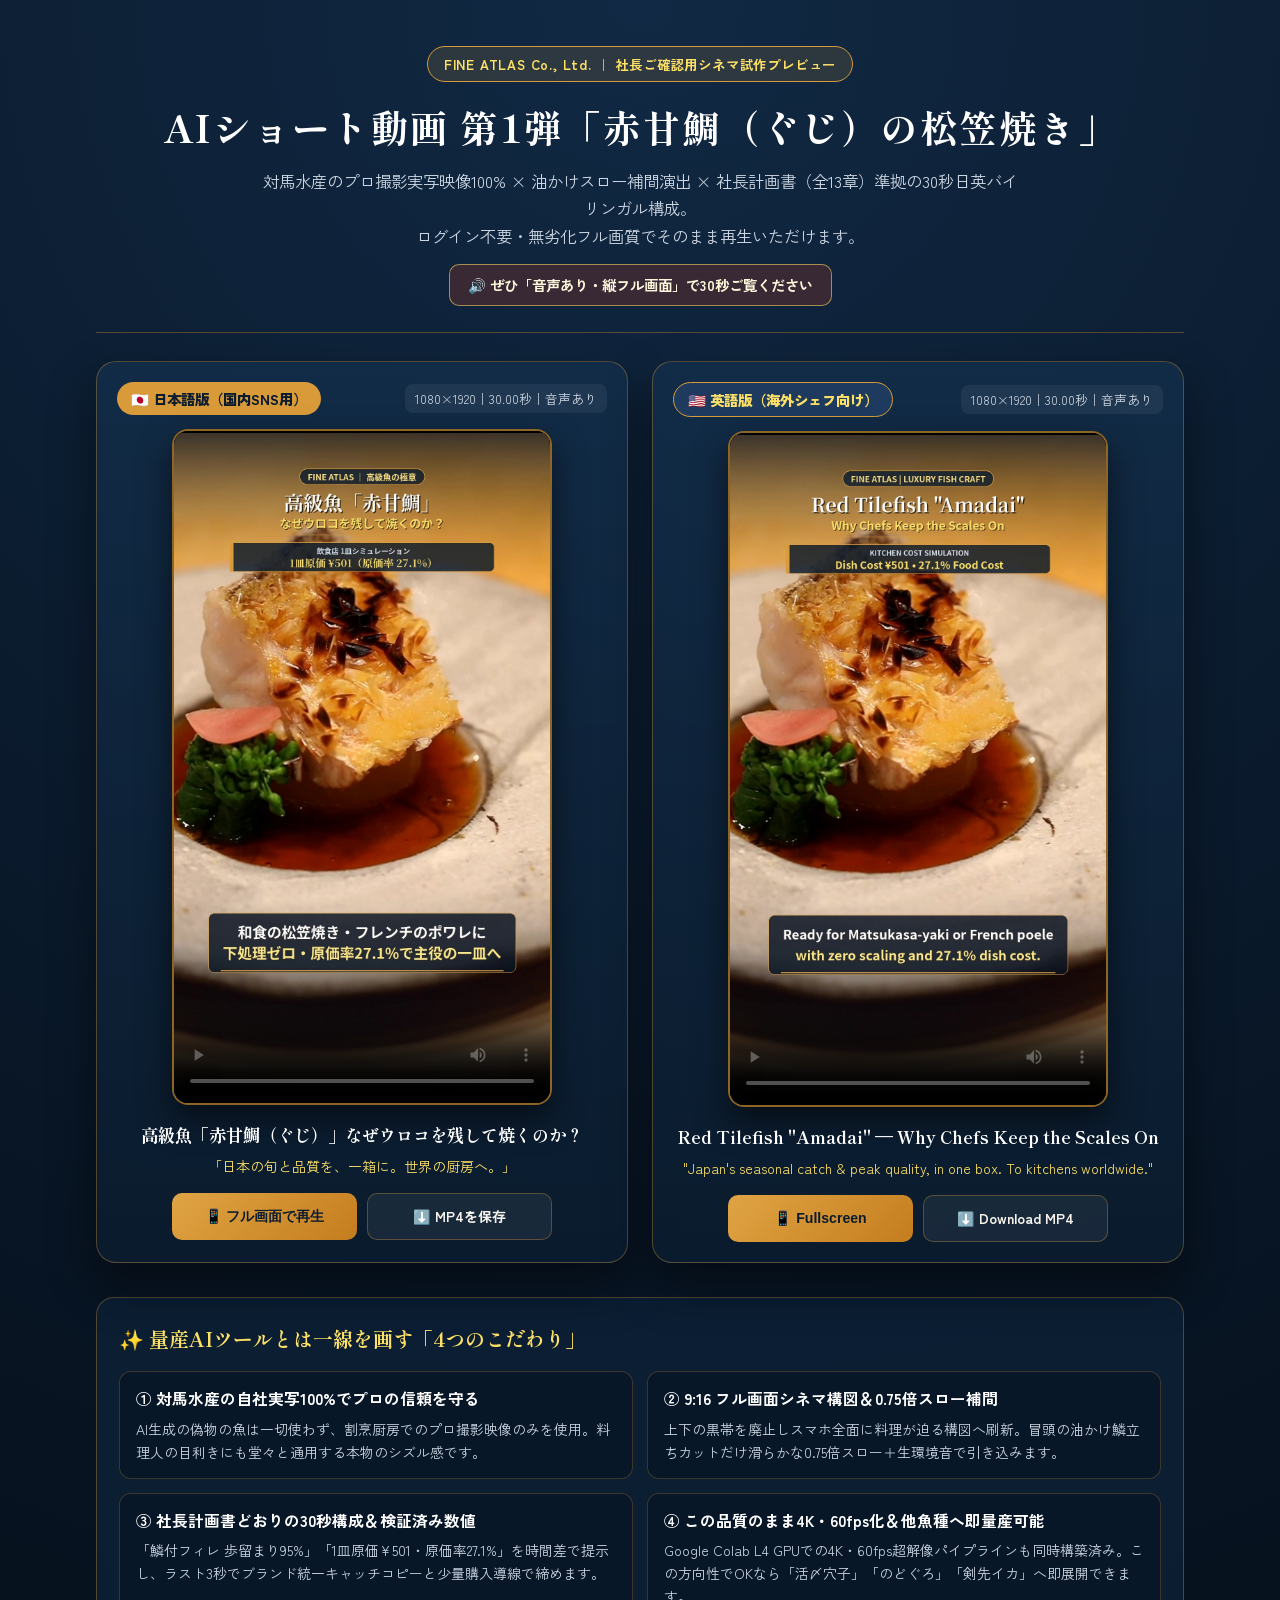
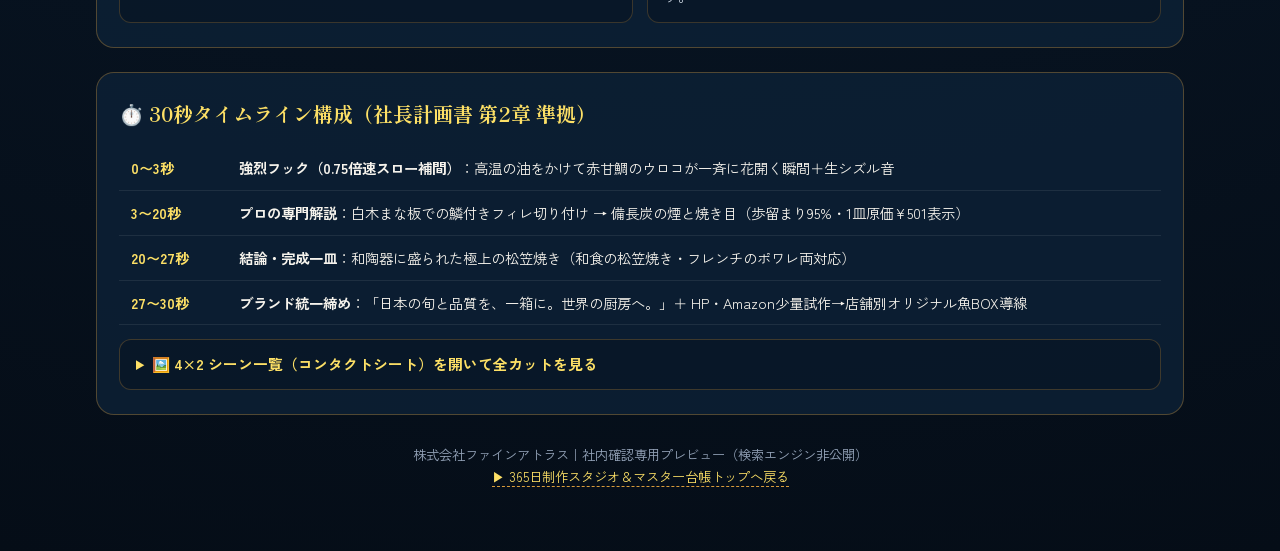
<file: president-preview-day02.html>
<!DOCTYPE html>
<html lang="ja">
<head>
  <meta charset="UTF-8" />
  <meta name="viewport" content="width=device-width, initial-scale=1.0" />
  <meta name="robots" content="noindex, nofollow" />
  <title>FINE ATLAS｜社長ご確認用 AIショート動画プレビュー（DAY-02 赤甘鯛）</title>
  <meta name="description" content="株式会社ファインアトラス AIショート動画 第1弾（赤甘鯛の松笠焼き）日本語・英語版 30秒シネマ試作プレビュー" />
  <link rel="preconnect" href="https://fonts.googleapis.com" />
  <link rel="preconnect" href="https://fonts.gstatic.com" crossorigin />
  <link href="https://fonts.googleapis.com/css2?family=Shippori+Mincho:wght@600;700;800&family=Zen+Kaku+Gothic+New:wght@500;700;900&display=swap" rel="stylesheet" />
  <style>
    :root {
      --navy-deep: #081524;
      --navy-card: #0e2238;
      --navy-soft: #14304d;
      --gold: #d99b3a;
      --gold-bright: #fde066;
      --ivory: #f6f3ec;
      --muted: #cbd5e1;
      --border: rgba(217, 155, 58, 0.34);
      --crimson: #a43622;
    }

    * { box-sizing: border-box; }
    html, body {
      margin: 0;
      padding: 0;
      background: radial-gradient(circle at 50% 0%, #112944 0%, var(--navy-deep) 60%, #050d17 100%);
      color: var(--ivory);
      font-family: "Zen Kaku Gothic New", "Hiragino Kaku Gothic ProN", "Yu Gothic", sans-serif;
      -webkit-font-smoothing: antialiased;
      line-height: 1.65;
    }

    .wrap {
      max-width: 1120px;
      margin: 0 auto;
      padding: 24px 16px 64px;
    }

    /* Header */
    .hero {
      text-align: center;
      padding: 22px 16px 26px;
      border-bottom: 1px solid var(--border);
      margin-bottom: 28px;
    }
    .kicker {
      display: inline-flex;
      align-items: center;
      gap: 8px;
      padding: 6px 16px;
      border-radius: 999px;
      background: rgba(217, 155, 58, 0.14);
      border: 1px solid var(--gold);
      color: var(--gold-bright);
      font-size: 0.84rem;
      font-weight: 700;
      letter-spacing: 0.06em;
      margin-bottom: 14px;
    }
    h1 {
      font-family: "Shippori Mincho", "Yu Mincho", serif;
      font-size: clamp(1.55rem, 4.2vw, 2.35rem);
      font-weight: 800;
      margin: 0 0 10px;
      letter-spacing: 0.04em;
      color: #ffffff;
    }
    .hero-sub {
      max-width: 760px;
      margin: 0 auto 14px;
      font-size: clamp(0.92rem, 2.3vw, 1.03rem);
      color: var(--muted);
    }
    .sound-tip {
      display: inline-flex;
      align-items: center;
      gap: 8px;
      padding: 8px 18px;
      border-radius: 10px;
      background: rgba(164, 54, 34, 0.28);
      border: 1px solid rgba(253, 224, 102, 0.55);
      color: #fff8db;
      font-size: 0.9rem;
      font-weight: 700;
    }

    /* Main Video Grid */
    .video-grid {
      display: grid;
      grid-template-columns: repeat(2, minmax(0, 1fr));
      gap: 24px;
      margin-bottom: 34px;
    }
    @media (max-width: 820px) {
      .video-grid {
        grid-template-columns: 1fr;
        gap: 28px;
      }
    }

    .video-card {
      background: linear-gradient(180deg, rgba(20, 48, 77, 0.72) 0%, rgba(11, 28, 46, 0.92) 100%);
      border: 1px solid var(--border);
      border-radius: 20px;
      padding: 20px;
      box-shadow: 0 22px 48px rgba(0, 0, 0, 0.45);
      display: flex;
      flex-direction: column;
      align-items: center;
    }
    .card-head {
      width: 100%;
      display: flex;
      justify-content: space-between;
      align-items: center;
      gap: 10px;
      margin-bottom: 14px;
      flex-wrap: wrap;
    }
    .lang-pill {
      display: inline-flex;
      align-items: center;
      gap: 6px;
      padding: 5px 14px;
      border-radius: 999px;
      font-size: 0.9rem;
      font-weight: 800;
      background: var(--gold);
      color: #0b1c2e;
    }
    .lang-pill.is-en {
      background: #1e3a5f;
      color: var(--gold-bright);
      border: 1px solid var(--gold);
    }
    .spec-pill {
      font-size: 0.8rem;
      color: var(--muted);
      background: rgba(255, 255, 255, 0.06);
      padding: 4px 10px;
      border-radius: 8px;
    }

    .player-shell {
      width: 100%;
      max-width: 380px;
      aspect-ratio: 9 / 16;
      background: #000;
      border-radius: 16px;
      overflow: hidden;
      border: 2px solid rgba(217, 155, 58, 0.65);
      box-shadow: 0 14px 32px rgba(0, 0, 0, 0.55);
      margin-bottom: 16px;
    }
    .player-shell video {
      width: 100%;
      height: 100%;
      object-fit: contain;
      display: block;
      background: #000;
    }

    .card-title {
      font-family: "Shippori Mincho", serif;
      font-size: 1.08rem;
      font-weight: 700;
      text-align: center;
      margin: 0 0 6px;
      color: #ffffff;
    }
    .card-catch {
      font-size: 0.88rem;
      color: var(--gold-bright);
      text-align: center;
      margin: 0 0 14px;
    }

    .btn-row {
      width: 100%;
      max-width: 380px;
      display: grid;
      grid-template-columns: 1fr 1fr;
      gap: 10px;
    }
    .btn {
      display: inline-flex;
      align-items: center;
      justify-content: center;
      gap: 6px;
      padding: 11px 12px;
      border-radius: 10px;
      font-size: 0.88rem;
      font-weight: 700;
      text-decoration: none;
      cursor: pointer;
      border: none;
      transition: transform 0.12s ease, opacity 0.15s ease;
    }
    .btn:active { transform: scale(0.98); }
    .btn-gold {
      background: linear-gradient(135deg, #e0a444 0%, #c47d1e 100%);
      color: #0b1c2e;
    }
    .btn-outline {
      background: rgba(255, 255, 255, 0.06);
      color: var(--ivory);
      border: 1px solid var(--border);
    }
    .btn:hover { opacity: 0.92; }

    /* Highlights Section */
    .section-box {
      background: rgba(14, 34, 56, 0.78);
      border: 1px solid var(--border);
      border-radius: 18px;
      padding: 24px 22px;
      margin-bottom: 24px;
    }
    .section-title {
      font-family: "Shippori Mincho", serif;
      font-size: 1.25rem;
      font-weight: 700;
      color: var(--gold-bright);
      margin: 0 0 16px;
      display: flex;
      align-items: center;
      gap: 8px;
    }

    .pillar-grid {
      display: grid;
      grid-template-columns: repeat(2, minmax(0, 1fr));
      gap: 14px;
    }
    @media (max-width: 720px) {
      .pillar-grid { grid-template-columns: 1fr; }
    }
    .pillar {
      background: rgba(8, 21, 36, 0.7);
      border: 1px solid rgba(217, 155, 58, 0.24);
      border-radius: 12px;
      padding: 14px 16px;
    }
    .pillar h3 {
      margin: 0 0 6px;
      font-size: 0.98rem;
      color: #fff;
    }
    .pillar p {
      margin: 0;
      font-size: 0.87rem;
      color: var(--muted);
    }

    /* Timeline table */
    .tl-table {
      width: 100%;
      border-collapse: collapse;
      font-size: 0.9rem;
    }
    .tl-table th, .tl-table td {
      padding: 10px 12px;
      border-bottom: 1px solid rgba(255, 255, 255, 0.08);
      text-align: left;
      vertical-align: top;
    }
    .tl-table th {
      color: var(--gold-bright);
      font-weight: 700;
      white-space: nowrap;
      width: 108px;
    }

    /* Contact sheet accordion */
    details {
      margin-top: 14px;
      border: 1px solid rgba(217, 155, 58, 0.26);
      border-radius: 12px;
      background: rgba(8, 21, 36, 0.65);
      overflow: hidden;
    }
    summary {
      padding: 12px 16px;
      cursor: pointer;
      font-weight: 700;
      color: var(--gold-bright);
      font-size: 0.92rem;
    }
    .sheet-body {
      padding: 0 14px 16px;
      display: grid;
      gap: 14px;
    }
    .sheet-body img {
      width: 100%;
      border-radius: 10px;
      border: 1px solid var(--border);
      display: block;
    }

    footer {
      text-align: center;
      margin-top: 28px;
      font-size: 0.84rem;
      color: #94a3b8;
    }
    footer a {
      color: var(--gold-bright);
      text-decoration: none;
      border-bottom: 1px dashed var(--gold);
    }
  </style>
</head>
<body>
  <div class="wrap">
    <header class="hero">
      <div class="kicker">FINE ATLAS Co., Ltd. ｜ 社長ご確認用シネマ試作プレビュー</div>
      <h1>AIショート動画 第1弾「赤甘鯛（ぐじ）の松笠焼き」</h1>
      <p class="hero-sub">
        対馬水産のプロ撮影実写映像100% × 油かけスロー補間演出 × 社長計画書（全13章）準拠の30秒日英バイリンガル構成。<br />
        ログイン不要・無劣化フル画質でそのまま再生いただけます。
      </p>
      <div class="sound-tip">🔊 ぜひ「音声あり・縦フル画面」で30秒ご覧ください</div>
    </header>

    <section class="video-grid" aria-label="日英完成動画プレイヤー">
      <!-- Japanese Edition -->
      <article class="video-card">
        <div class="card-head">
          <span class="lang-pill">🇯🇵 日本語版（国内SNS用）</span>
          <span class="spec-pill">1080×1920｜30.00秒｜音声あり</span>
        </div>
        <div class="player-shell">
          <video id="vid-jp" controls playsinline preload="metadata" poster="videos/FA_DAY-02_Amadai_jp_poster.jpg?v=1">
            <source src="videos/FA_DAY-02_Amadai_9x16_jp.mp4?v=1" type="video/mp4" />
            お使いのブラウザは動画再生に対応していません。下の保存ボタンからダウンロードしてください。
          </video>
        </div>
        <h2 class="card-title">高級魚「赤甘鯛（ぐじ）」なぜウロコを残して焼くのか？</h2>
        <p class="card-catch">「日本の旬と品質を、一箱に。世界の厨房へ。」</p>
        <div class="btn-row">
          <button type="button" class="btn btn-gold" data-fs="vid-jp">📱 フル画面で再生</button>
          <a class="btn btn-outline" href="videos/FA_DAY-02_Amadai_9x16_jp.mp4?v=1" download="FA_DAY-02_Amadai_9x16_jp.mp4">⬇️ MP4を保存</a>
        </div>
      </article>

      <!-- English Edition -->
      <article class="video-card">
        <div class="card-head">
          <span class="lang-pill is-en">🇺🇸 英語版（海外シェフ向け）</span>
          <span class="spec-pill">1080×1920｜30.00秒｜音声あり</span>
        </div>
        <div class="player-shell">
          <video id="vid-en" controls playsinline preload="metadata" poster="videos/FA_DAY-02_Amadai_en_poster.jpg?v=1">
            <source src="videos/FA_DAY-02_Amadai_9x16_en.mp4?v=1" type="video/mp4" />
            Your browser does not support video playback. Please download the MP4 below.
          </video>
        </div>
        <h2 class="card-title">Red Tilefish "Amadai" — Why Chefs Keep the Scales On</h2>
        <p class="card-catch">"Japan's seasonal catch &amp; peak quality, in one box. To kitchens worldwide."</p>
        <div class="btn-row">
          <button type="button" class="btn btn-gold" data-fs="vid-en">📱 Fullscreen</button>
          <a class="btn btn-outline" href="videos/FA_DAY-02_Amadai_9x16_en.mp4?v=1" download="FA_DAY-02_Amadai_9x16_en.mp4">⬇️ Download MP4</a>
        </div>
      </article>
    </section>

    <section class="section-box">
      <h2 class="section-title">✨ 量産AIツールとは一線を画す「4つのこだわり」</h2>
      <div class="pillar-grid">
        <div class="pillar">
          <h3>① 対馬水産の自社実写100%でプロの信頼を守る</h3>
          <p>AI生成の偽物の魚は一切使わず、割烹厨房でのプロ撮影映像のみを使用。料理人の目利きにも堂々と通用する本物のシズル感です。</p>
        </div>
        <div class="pillar">
          <h3>② 9:16 フル画面シネマ構図＆0.75倍スロー補間</h3>
          <p>上下の黒帯を廃止しスマホ全面に料理が迫る構図へ刷新。冒頭の油かけ鱗立ちカットだけ滑らかな0.75倍スロー＋生環境音で引き込みます。</p>
        </div>
        <div class="pillar">
          <h3>③ 社長計画書どおりの30秒構成＆検証済み数値</h3>
          <p>「鱗付フィレ 歩留まり95%」「1皿原価¥501・原価率27.1%」を時間差で提示し、ラスト3秒でブランド統一キャッチコピーと少量購入導線で締めます。</p>
        </div>
        <div class="pillar">
          <h3>④ この品質のまま4K・60fps化＆他魚種へ即量産可能</h3>
          <p>Google Colab L4 GPUでの4K・60fps超解像パイプラインも同時構築済み。この方向性でOKなら「活〆穴子」「のどぐろ」「剣先イカ」へ即展開できます。</p>
        </div>
      </div>
    </section>

    <section class="section-box">
      <h2 class="section-title">⏱️ 30秒タイムライン構成（社長計画書 第2章 準拠）</h2>
      <table class="tl-table">
        <tr>
          <th>0〜3秒</th>
          <td><strong>強烈フック（0.75倍速スロー補間）</strong>：高温の油をかけて赤甘鯛のウロコが一斉に花開く瞬間＋生シズル音</td>
        </tr>
        <tr>
          <th>3〜20秒</th>
          <td><strong>プロの専門解説</strong>：白木まな板での鱗付きフィレ切り付け → 備長炭の煙と焼き目（歩留まり95%・1皿原価¥501表示）</td>
        </tr>
        <tr>
          <th>20〜27秒</th>
          <td><strong>結論・完成一皿</strong>：和陶器に盛られた極上の松笠焼き（和食の松笠焼き・フレンチのポワレ両対応）</td>
        </tr>
        <tr>
          <th>27〜30秒</th>
          <td><strong>ブランド統一締め</strong>：「日本の旬と品質を、一箱に。世界の厨房へ。」＋ HP・Amazon少量試作→店舗別オリジナル魚BOX導線</td>
        </tr>
      </table>

      <details>
        <summary>🖼️ 4×2 シーン一覧（コンタクトシート）を開いて全カットを見る</summary>
        <div class="sheet-body">
          <img src="videos/FA_DAY-02_Amadai_contact_jp.jpg?v=1" alt="日本語版 4x2 コンタクトシート" loading="lazy" />
          <img src="videos/FA_DAY-02_Amadai_contact_en.jpg?v=1" alt="英語版 4x2 コンタクトシート" loading="lazy" />
        </div>
      </details>
    </section>

    <footer>
      株式会社ファインアトラス｜社内確認専用プレビュー（検索エンジン非公開）<br />
      <a href="index.html">▶ 365日制作スタジオ＆マスター台帳トップへ戻る</a>
    </footer>
  </div>

  <script>
    (function () {
      var vids = [document.getElementById("vid-jp"), document.getElementById("vid-en")];
      vids.forEach(function (v) {
        if (!v) return;
        v.addEventListener("play", function () {
          vids.forEach(function (other) {
            if (other && other !== v && !other.paused) other.pause();
          });
        });
      });

      document.querySelectorAll("[data-fs]").forEach(function (btn) {
        btn.addEventListener("click", function () {
          var v = document.getElementById(btn.getAttribute("data-fs"));
          if (!v) return;
          v.muted = false;
          v.play().catch(function () {});
          if (v.requestFullscreen) {
            v.requestFullscreen();
          } else if (v.webkitEnterFullscreen) {
            v.webkitEnterFullscreen();
          } else if (v.webkitRequestFullscreen) {
            v.webkitRequestFullscreen();
          }
        });
      });
    })();
  </script>
</body>
</html>
</file>
